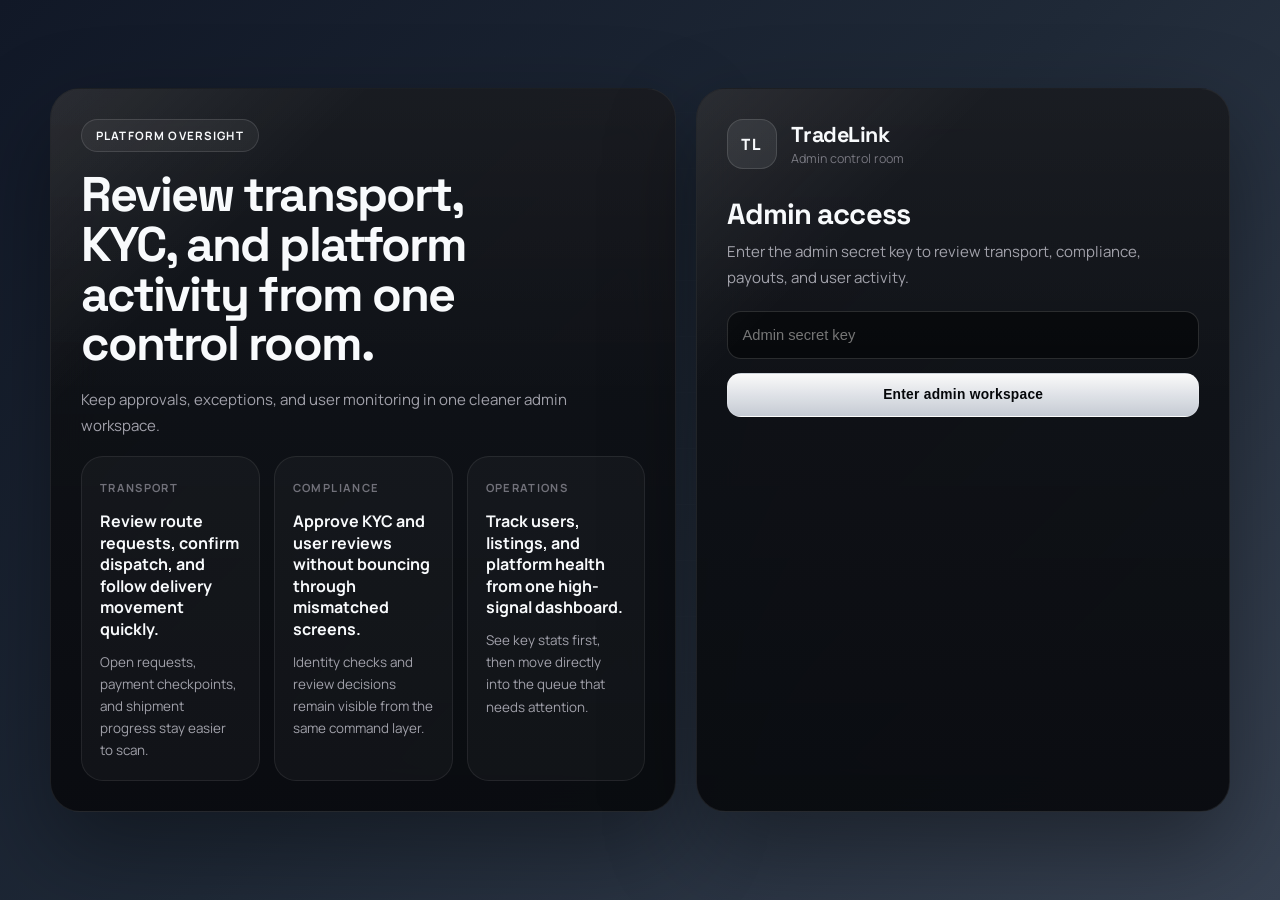
<file: admin-portal/index.html>
<!DOCTYPE html>
<html lang="en">
<head>
  <meta charset="UTF-8">
  <meta name="viewport" content="width=device-width, initial-scale=1.0">
  <title>TradeLink - Admin Panel</title>
  <link rel="preconnect" href="https://fonts.googleapis.com">
  <link href="https://fonts.googleapis.com/css2?family=Space+Grotesk:wght@500;600;700;800&family=Manrope:wght@400;500;600;700;800&display=swap" rel="stylesheet">
  <style>
    *, *::before, *::after { box-sizing: border-box; margin: 0; padding: 0; }
    body { font-family: 'DM Sans', sans-serif; background: #f3f4f6; color: #111827; min-height: 100vh; }

    /* ─── LOGIN ─── */
    .login-wrap {
      min-height: 100vh; display: flex; align-items: center; justify-content: center;
      background: linear-gradient(135deg, #111827, #1f2937, #374151);
    }
    .login-card {
      background: white; border-radius: 16px; padding: 40px 36px;
      width: 380px; box-shadow: 0 20px 60px rgba(0,0,0,.35);
    }
    .login-brand { display: flex; align-items: center; gap: 12px; margin-bottom: 28px; }
    .login-logo {
      width: 44px; height: 44px; background: #111827; color: white;
      border-radius: 10px; display: flex; align-items: center; justify-content: center;
      font-family: 'Syne', sans-serif; font-weight: 800; font-size: 16px;
    }
    .login-title { font-family: 'Syne', sans-serif; font-size: 20px; font-weight: 700; }
    .login-sub { font-size: 12px; color: #6b7280; margin-top: 2px; }
    .login-card h2 { font-size: 22px; font-weight: 700; margin-bottom: 6px; }
    .login-card p { font-size: 13px; color: #6b7280; margin-bottom: 20px; }
    .login-card input {
      width: 100%; padding: 12px 14px; border: 1.5px solid #d1d5db;
      border-radius: 8px; font-size: 14px; margin-bottom: 14px; outline: none;
    }
    .login-card input:focus { border-color: #1a6b3a; box-shadow: 0 0 0 3px rgba(26,107,58,.12); }
    .btn-login {
      width: 100%; padding: 13px; background: #111827; color: white; border: none;
      border-radius: 8px; font-size: 14px; font-weight: 600; cursor: pointer;
    }
    .btn-login:hover { background: #1f2937; }

    /* ─── PANEL ─── */
    #admin-panel { display: none; }
    .admin-header {
      background: #111827; color: white; padding: 14px 28px;
      display: flex; align-items: center; justify-content: space-between;
    }
    .admin-header-brand { font-family: 'Syne', sans-serif; font-size: 17px; font-weight: 700; display: flex; align-items: center; gap: 10px; }
    .admin-header-badge { background: rgba(255,255,255,.15); padding: 3px 10px; border-radius: 20px; font-size: 12px; }

    /* STATS */
    .stats-grid {
      display: grid; grid-template-columns: repeat(auto-fit, minmax(140px, 1fr));
      gap: 12px; padding: 20px 24px; background: #1f2937;
    }
    .stat-box {
      background: rgba(255,255,255,.07); border-radius: 10px; padding: 14px;
      text-align: center; color: white;
    }
    .stat-box-value { font-family: 'Syne', sans-serif; font-size: 24px; font-weight: 800; }
    .stat-box-label { font-size: 11px; color: rgba(255,255,255,.6); margin-top: 3px; text-transform: uppercase; letter-spacing: .05em; }

    /* TABS */
    .tab-bar { display: flex; gap: 0; padding: 0 24px; background: white; border-bottom: 2px solid #e5e7eb; }
    .tab-btn {
      padding: 14px 22px; font-size: 14px; font-weight: 500; cursor: pointer;
      border: none; background: none; color: #6b7280; border-bottom: 2px solid transparent;
      margin-bottom: -2px; transition: all .15s;
    }
    .tab-btn:hover { color: #111827; }
    .tab-btn.active { color: #1a6b3a; border-bottom-color: #1a6b3a; font-weight: 600; }

    /* CONTENT */
    .panel-body { padding: 24px; max-width: 1100px; margin: 0 auto; }
    .tab-panel { display: none; }

    /* FILTER BAR */
    .filter-bar {
      display: flex; gap: 10px; align-items: center; margin-bottom: 18px;
      background: white; padding: 12px 16px; border-radius: 10px; border: 1px solid #e5e7eb;
    }
    .filter-bar select, .filter-bar input {
      padding: 8px 12px; border: 1.5px solid #e5e7eb; border-radius: 8px;
      font-size: 13px; outline: none; background: white;
    }
    .filter-bar select:focus, .filter-bar input:focus { border-color: #1a6b3a; }
    .btn-refresh {
      padding: 8px 16px; background: #1a6b3a; color: white; border: none;
      border-radius: 8px; font-size: 13px; font-weight: 600; cursor: pointer;
    }
    .btn-refresh:hover { background: #15803d; }

    #toast-container { position: fixed; top: 16px; right: 16px; z-index: 9999; }
  </style>
  <link rel="stylesheet" href="admin.css">
</head>
<body class="admin-body">

<!-- ═════════════════════════════
     LOGIN
     ═════════════════════════════ -->
<div id="login-section" class="login-wrap">
  <div class="admin-login-layout">
    <section class="admin-login-showcase">
      <div class="admin-eyebrow">Platform oversight</div>
      <div class="admin-login-title">Review transport, KYC, and platform activity from one control room.</div>
      <div class="admin-login-copy">
        Keep approvals, exceptions, and user monitoring in one cleaner admin workspace.
      </div>
      <div class="admin-login-grid">
        <div class="admin-login-note">
          <span>Transport</span>
          <strong>Review route requests, confirm dispatch, and follow delivery movement quickly.</strong>
          <p>Open requests, payment checkpoints, and shipment progress stay easier to scan.</p>
        </div>
        <div class="admin-login-note">
          <span>Compliance</span>
          <strong>Approve KYC and user reviews without bouncing through mismatched screens.</strong>
          <p>Identity checks and review decisions remain visible from the same command layer.</p>
        </div>
        <div class="admin-login-note">
          <span>Operations</span>
          <strong>Track users, listings, and platform health from one high-signal dashboard.</strong>
          <p>See key stats first, then move directly into the queue that needs attention.</p>
        </div>
      </div>
    </section>
    <div class="login-card">
      <div class="login-brand">
        <div class="login-logo">TL</div>
        <div>
          <div class="login-title">TradeLink</div>
          <div class="login-sub">Admin control room</div>
        </div>
      </div>
      <h2>Admin access</h2>
      <p>Enter the admin secret key to review transport, compliance, payouts, and user activity.</p>
      <input type="password" id="admin-key" placeholder="Admin secret key"
        onkeydown="if(event.key==='Enter') handleAdminLogin()">
      <button class="btn-login primary" onclick="handleAdminLogin()">Enter admin workspace</button>
    </div>
  </div>
</div>

<!-- ADMIN PANEL
     ═════════════════════════════ -->
<div id="admin-panel">
  <div class="admin-shell">

  <!-- Header -->
  <div class="admin-header">
    <div class="admin-header-copy">
      <div class="admin-header-brand">
        <span class="admin-header-mark">TL</span>
        <div>
          <div class="admin-header-title">TradeLink Admin</div>
          <div class="admin-header-sub">Transport, compliance, and platform oversight</div>
        </div>
      </div>
    </div>
    <span class="admin-header-badge">Secure Session</span>
  </div>

  <!-- Stats Bar -->
  <div class="stats-grid">
    <div class="stat-box">
      <div class="stat-box-value" id="stat-users">—</div>
      <div class="stat-box-label">Total Users</div>
    </div>
    <div class="stat-box">
      <div class="stat-box-value" id="stat-sellers">—</div>
      <div class="stat-box-label">Sellers</div>
    </div>
    <div class="stat-box">
      <div class="stat-box-value" id="stat-merchants">—</div>
      <div class="stat-box-label">Merchants</div>
    </div>
    <div class="stat-box">
      <div class="stat-box-value" id="stat-kyc">—</div>
      <div class="stat-box-label">KYC Pending</div>
    </div>
    <div class="stat-box">
      <div class="stat-box-value" id="stat-listings">—</div>
      <div class="stat-box-label">Listings</div>
    </div>
    <div class="stat-box">
      <div class="stat-box-value" id="stat-deals">—</div>
      <div class="stat-box-label">Deals</div>
    </div>
    <div class="stat-box">
      <div class="stat-box-value" id="stat-revenue">—</div>
      <div class="stat-box-label">Revenue (2%)</div>
    </div>
  </div>

  <!-- Tab Bar -->
  <div class="tab-bar">
    <button class="tab-btn active" data-tab="transport" onclick="loadTab('transport')">
      Transport Requests
    </button>
    <button class="tab-btn" data-tab="kyc" onclick="loadTab('kyc')">
      KYC Review
    </button>
    <button class="tab-btn" data-tab="users" onclick="loadTab('users')">
      All Users
    </button>
  </div>

  <!-- ─── PANEL BODY ─── -->
  <div class="panel-body">

    <!-- TRANSPORT TAB -->
    <div class="tab-panel" id="tab-transport" style="display:block;">
      <div class="filter-bar">
        <label class="filter-label">Filter by status</label>
        <select id="transport-filter" onchange="loadTransportRequests()">
          <option value="">All requests</option>
          <option value="open">Open - needs action</option>
          <option value="processed">Accepted - waiting payment</option>
          <option value="paid">Paid - ready to dispatch</option>
          <option value="in_transit">In transit</option>
          <option value="delivered">Delivered</option>
          <option value="cancelled">Cancelled</option>
        </select>
        <button class="btn-refresh" onclick="loadTransportRequests()">Refresh</button>
      </div>

      <div id="transport-list">
        <div class="admin-loading">Loading transport requests...</div>
      </div>
    </div>

    <!-- KYC TAB -->
    <div class="tab-panel" id="tab-kyc">
      <div class="filter-bar">
        <span class="filter-label">Pending KYC submissions</span>
        <button class="btn-refresh" onclick="loadKYCRequests()">Refresh</button>
      </div>
      <div id="kyc-list">
        <div class="admin-loading">Loading review queue...</div>
      </div>
    </div>

    <!-- USERS TAB -->
    <div class="tab-panel" id="tab-users">
      <div class="filter-bar">
        <span class="filter-label">All registered users</span>
        <button class="btn-refresh" onclick="loadUsers()">Refresh</button>
      </div>
      <div id="users-list">
        <div class="admin-loading">Loading users...</div>
      </div>
    </div>

  </div><!-- end panel-body -->
  </div>
</div><!-- end admin-panel -->

<div id="toast-container"></div>

<script src="env-config.js"></script>
<script src="admin.js"></script>
</body>
</html>
</file>
<file: admin-portal/admin.css>
*,
*::before,
*::after {
  box-sizing: border-box;
}

body.admin-body {
  color-scheme: dark;
  margin: 0;
  min-height: 100vh;
  font-family: "Manrope", sans-serif;
  color: #e5e7eb;
  background:
    radial-gradient(circle at top left, rgba(255, 255, 255, 0.08), transparent 20%),
    radial-gradient(circle at 85% 12%, rgba(148, 163, 184, 0.08), transparent 18%),
    linear-gradient(180deg, #08090b 0%, #040506 100%);
}

.admin-body::before {
  content: "";
  position: fixed;
  inset: 0;
  pointer-events: none;
  background-image:
    linear-gradient(rgba(255, 255, 255, 0.024) 1px, transparent 1px),
    linear-gradient(90deg, rgba(255, 255, 255, 0.024) 1px, transparent 1px);
  background-size: 56px 56px;
  mask-image: radial-gradient(circle at center, black 18%, transparent 85%);
  opacity: 0.5;
}

.login-wrap {
  min-height: 100vh;
  display: flex;
  align-items: center;
  justify-content: center;
  padding: 28px;
}

.admin-login-layout {
  width: min(1180px, 100%);
  display: grid;
  grid-template-columns: minmax(0, 1.08fr) minmax(360px, 0.92fr);
  gap: 20px;
}

.admin-login-showcase,
.login-card {
  position: relative;
  overflow: hidden;
  border-radius: 30px;
  border: 1px solid rgba(255, 255, 255, 0.08);
  background:
    linear-gradient(180deg, rgba(18, 20, 25, 0.92), rgba(9, 11, 15, 0.96));
  box-shadow: 0 36px 90px rgba(0, 0, 0, 0.36);
  backdrop-filter: blur(22px);
}

.admin-login-showcase::before,
.login-card::before,
.admin-header::before,
.stat-box::before,
.admin-card::before,
.admin-modal-card::before {
  content: "";
  position: absolute;
  inset: 0;
  pointer-events: none;
  background:
    linear-gradient(135deg, rgba(255, 255, 255, 0.08), transparent 24%),
    linear-gradient(180deg, rgba(255, 255, 255, 0.03), transparent 44%);
}

.admin-login-showcase {
  padding: 30px;
  display: flex;
  flex-direction: column;
  gap: 18px;
}

.admin-eyebrow,
.admin-header-badge,
.status-pill {
  width: fit-content;
  display: inline-flex;
  align-items: center;
  gap: 10px;
  padding: 8px 14px;
  border-radius: 999px;
  border: 1px solid rgba(255, 255, 255, 0.12);
  background: rgba(255, 255, 255, 0.05);
  color: #f8fafc;
  font-size: 0.72rem;
  font-weight: 700;
  letter-spacing: 0.1em;
  text-transform: uppercase;
}

.admin-login-title,
.login-card h2,
.admin-header-title,
.stat-box-value,
.admin-card-title {
  font-family: "Space Grotesk", sans-serif;
}

.admin-login-title {
  max-width: 13ch;
  font-size: clamp(2.3rem, 3.8vw, 3.6rem);
  line-height: 1.02;
  font-weight: 800;
  letter-spacing: -0.04em;
  color: #f8fafc;
}

.admin-login-copy,
.login-card p {
  color: #a1a1aa;
  font-size: 0.94rem;
  line-height: 1.7;
}

.admin-login-grid {
  display: grid;
  grid-template-columns: repeat(3, minmax(0, 1fr));
  gap: 14px;
}

.admin-login-note {
  min-height: 0;
  padding: 18px;
  border-radius: 22px;
  border: 1px solid rgba(255, 255, 255, 0.08);
  background: rgba(255, 255, 255, 0.03);
}

.admin-login-note span {
  color: #71717a;
  font-size: 0.7rem;
  font-weight: 700;
  letter-spacing: 0.12em;
  text-transform: uppercase;
}

.admin-login-note strong {
  display: block;
  margin-top: 14px;
  color: #f8fafc;
  font-size: 1rem;
  line-height: 1.35;
}

.admin-login-note p {
  margin-top: 10px;
  color: #a1a1aa;
  font-size: 0.84rem;
  line-height: 1.65;
}

.login-card {
  width: 100%;
  padding: 30px;
}

.login-brand {
  display: flex;
  align-items: center;
  gap: 14px;
  margin-bottom: 26px;
}

.login-logo {
  width: 50px;
  height: 50px;
  display: flex;
  align-items: center;
  justify-content: center;
  border-radius: 16px;
  border: 1px solid rgba(255, 255, 255, 0.12);
  background: rgba(255, 255, 255, 0.08);
  color: #f8fafc;
  font-family: "Space Grotesk", sans-serif;
  font-weight: 800;
  letter-spacing: 0.14em;
}

.login-title {
  color: #f8fafc;
  font-size: 1.35rem;
  font-weight: 700;
  font-family: "Space Grotesk", sans-serif;
  letter-spacing: -0.02em;
}

.login-sub {
  color: #71717a;
  font-size: 0.78rem;
}

.login-card h2 {
  color: #f8fafc;
  font-size: 1.82rem;
  font-weight: 700;
  letter-spacing: -0.03em;
}

.login-card input,
.filter-bar select,
.filter-bar input {
  width: 100%;
  min-height: 48px;
  padding: 12px 14px;
  border-radius: 14px;
  border: 1px solid rgba(255, 255, 255, 0.14);
  background: rgba(7, 9, 12, 0.96);
  color: #f4f4f5;
  outline: none;
  font-size: 0.92rem;
}

.login-card input:focus,
.filter-bar select:focus,
.filter-bar input:focus {
  border-color: rgba(255, 255, 255, 0.32);
  box-shadow: 0 0 0 4px rgba(255, 255, 255, 0.08);
}

.btn-login,
.btn-refresh,
.admin-btn {
  display: inline-flex;
  align-items: center;
  justify-content: center;
  min-height: 44px;
  padding: 10px 18px;
  border-radius: 14px;
  border: 1px solid rgba(255, 255, 255, 0.14);
  background: rgba(255, 255, 255, 0.05);
  color: #f4f4f5;
  cursor: pointer;
  font-size: 0.86rem;
  font-weight: 700;
  letter-spacing: 0.02em;
  transition: transform .18s ease, border-color .18s ease, background .18s ease, box-shadow .18s ease;
}

.btn-login:hover,
.btn-refresh:hover,
.admin-btn:hover {
  transform: translateY(-2px);
  border-color: rgba(255, 255, 255, 0.24);
  box-shadow: 0 18px 30px rgba(0, 0, 0, 0.22);
}

.btn-login.primary,
.btn-refresh,
.admin-btn.primary {
  background: linear-gradient(180deg, rgba(255, 255, 255, 0.98), rgba(217, 223, 233, 0.9));
  color: #05070a;
}

.admin-btn.danger {
  border-color: rgba(251, 113, 133, 0.28);
  background: rgba(251, 113, 133, 0.12);
  color: #fecdd3;
}

.admin-btn.warning {
  border-color: rgba(251, 191, 36, 0.26);
  background: rgba(251, 191, 36, 0.12);
  color: #fde68a;
}

#admin-panel {
  display: none;
  min-height: 100vh;
  padding: 24px;
}

.admin-shell {
  width: min(1340px, 100%);
  margin: 0 auto;
}

.admin-header {
  position: relative;
  overflow: hidden;
  padding: 20px 24px;
  border-radius: 28px;
  border: 1px solid rgba(255, 255, 255, 0.08);
  background: linear-gradient(180deg, rgba(15, 17, 22, 0.94), rgba(9, 11, 15, 0.96));
  display: flex;
  align-items: center;
  justify-content: space-between;
  gap: 18px;
  box-shadow: 0 28px 70px rgba(0, 0, 0, 0.3);
}

.admin-header-brand {
  display: flex;
  align-items: center;
  gap: 14px;
}

.admin-header-copy {
  display: grid;
  gap: 4px;
}

.admin-header-mark {
  width: 46px;
  height: 46px;
  display: inline-flex;
  align-items: center;
  justify-content: center;
  border-radius: 14px;
  border: 1px solid rgba(255, 255, 255, 0.12);
  background: rgba(255, 255, 255, 0.08);
  color: #f8fafc;
  font-family: "Space Grotesk", sans-serif;
  font-size: 0.94rem;
  font-weight: 800;
  letter-spacing: 0.12em;
}

.admin-header-title {
  color: #f8fafc;
  font-size: 1.32rem;
  font-weight: 700;
  letter-spacing: -0.03em;
}

.admin-header-sub {
  margin-top: 4px;
  color: #8b8d97;
  font-size: 0.8rem;
  line-height: 1.5;
}

.stats-grid {
  margin-top: 16px;
  display: grid;
  grid-template-columns: repeat(auto-fit, minmax(150px, 1fr));
  gap: 12px;
}

.stat-box {
  position: relative;
  overflow: hidden;
  padding: 18px;
  border-radius: 22px;
  border: 1px solid rgba(255, 255, 255, 0.08);
  background: linear-gradient(180deg, rgba(18, 20, 25, 0.9), rgba(11, 13, 17, 0.94));
  box-shadow: 0 20px 44px rgba(0, 0, 0, 0.18);
}

.stat-box-value {
  color: #f8fafc;
  font-size: 1.9rem;
  font-weight: 800;
  letter-spacing: -0.05em;
}

.stat-box-label {
  margin-top: 8px;
  color: #71717a;
  font-size: 0.7rem;
  font-weight: 700;
  letter-spacing: 0.14em;
  text-transform: uppercase;
}

.tab-bar {
  margin-top: 20px;
  display: flex;
  gap: 10px;
  padding: 8px;
  border-radius: 22px;
  border: 1px solid rgba(255, 255, 255, 0.08);
  background: rgba(255, 255, 255, 0.03);
}

.tab-btn {
  border: none;
  background: transparent;
  color: #71717a;
  padding: 12px 18px;
  border-radius: 14px;
  cursor: pointer;
  font-size: 0.88rem;
  font-weight: 700;
  transition: background .18s ease, color .18s ease, transform .18s ease;
}

.tab-btn:hover {
  transform: translateY(-1px);
  color: #f8fafc;
}

.tab-btn.active {
  background: rgba(255, 255, 255, 0.08);
  color: #f8fafc;
}

.panel-body {
  padding: 24px 0 0;
}

.filter-bar {
  display: flex;
  flex-wrap: wrap;
  align-items: center;
  gap: 12px;
  margin-bottom: 18px;
}

.filter-label {
  color: #cbd5e1;
  font-size: 0.8rem;
  font-weight: 700;
  letter-spacing: 0.04em;
  text-transform: uppercase;
}

.admin-card,
.admin-modal-card {
  position: relative;
  overflow: hidden;
  border-radius: 24px;
  border: 1px solid rgba(255, 255, 255, 0.08);
  background: linear-gradient(180deg, rgba(18, 20, 25, 0.9), rgba(11, 13, 17, 0.94));
  box-shadow: 0 22px 52px rgba(0, 0, 0, 0.2);
}

.admin-card {
  padding: 22px;
  margin-bottom: 14px;
  animation: admin-rise .35s ease;
}

.admin-card:last-child {
  margin-bottom: 0;
}

.admin-card-head,
.admin-card-grid,
.admin-card-actions {
  display: grid;
  gap: 14px;
}

.admin-card-head {
  grid-template-columns: minmax(0, 1fr) auto;
  align-items: start;
  margin-bottom: 16px;
}

.admin-card-title {
  color: #f8fafc;
  font-size: 1.1rem;
  font-weight: 700;
}

.admin-card-sub {
  margin-top: 6px;
  color: #8b8d97;
  font-size: 0.82rem;
  line-height: 1.6;
}

.admin-card-meta {
  margin-bottom: 16px;
}

.admin-card-grid {
  grid-template-columns: repeat(3, minmax(0, 1fr));
  margin-bottom: 16px;
}

.admin-field {
  padding: 14px;
  border-radius: 18px;
  border: 1px solid rgba(255, 255, 255, 0.06);
  background: rgba(255, 255, 255, 0.03);
}

.admin-field-label {
  color: #71717a;
  font-size: 0.68rem;
  font-weight: 700;
  letter-spacing: 0.12em;
  text-transform: uppercase;
}

.admin-field-value {
  margin-top: 8px;
  color: #f8fafc;
  font-size: 0.92rem;
  font-weight: 600;
  line-height: 1.6;
}

.admin-field-meta {
  display: block;
  margin-top: 6px;
  color: #8b8d97;
  font-size: 0.76rem;
  font-weight: 500;
}

.admin-note,
.admin-empty {
  padding: 18px;
  border-radius: 18px;
  border: 1px solid rgba(255, 255, 255, 0.08);
  background: rgba(255, 255, 255, 0.03);
  color: #a1a1aa;
  font-size: 0.86rem;
  line-height: 1.7;
}

.admin-empty {
  text-align: center;
}

.admin-loading {
  padding: 32px;
  border-radius: 22px;
  border: 1px solid rgba(255, 255, 255, 0.08);
  background: rgba(255, 255, 255, 0.03);
  color: #8b8d97;
  text-align: center;
  font-size: 0.88rem;
}

.admin-card-actions {
  grid-template-columns: repeat(auto-fit, minmax(160px, max-content));
  align-items: center;
}

.status-pill.open { color: #fde68a; background: rgba(251, 191, 36, 0.12); border-color: rgba(251, 191, 36, 0.24); }
.status-pill.processed { color: #bfdbfe; background: rgba(96, 165, 250, 0.12); border-color: rgba(96, 165, 250, 0.24); }
.status-pill.paid { color: #bbf7d0; background: rgba(34, 197, 94, 0.12); border-color: rgba(34, 197, 94, 0.24); }
.status-pill.in_transit { color: #ddd6fe; background: rgba(139, 92, 246, 0.12); border-color: rgba(139, 92, 246, 0.24); }
.status-pill.delivered { color: #d9f99d; background: rgba(132, 204, 22, 0.12); border-color: rgba(132, 204, 22, 0.24); }
.status-pill.cancelled { color: #fecdd3; background: rgba(244, 63, 94, 0.12); border-color: rgba(244, 63, 94, 0.24); }

.admin-modal-overlay {
  position: fixed;
  inset: 0;
  z-index: 9998;
  padding: 20px;
  display: flex;
  align-items: center;
  justify-content: center;
  background: rgba(2, 3, 5, 0.78);
  backdrop-filter: blur(16px);
}

.admin-modal-card {
  width: min(520px, 100%);
  padding: 28px;
}

.admin-modal-card h3 {
  color: #f8fafc;
  font-family: "Syne", sans-serif;
  font-size: 1.25rem;
  font-weight: 700;
}

.admin-modal-card p,
.admin-modal-card label,
.admin-table td,
.admin-table th {
  font-size: 0.84rem;
}

.admin-table {
  width: 100%;
  border-collapse: collapse;
  overflow: hidden;
}

.admin-table th {
  padding: 14px 12px;
  color: #71717a;
  text-transform: uppercase;
  letter-spacing: 0.12em;
  text-align: left;
  border-bottom: 1px solid rgba(255, 255, 255, 0.08);
}

.admin-table td {
  padding: 14px 12px;
  color: #e4e4e7;
  border-bottom: 1px solid rgba(255, 255, 255, 0.05);
}

.admin-table tr:last-child td {
  border-bottom: none;
}

#toast-container {
  position: fixed;
  top: 18px;
  right: 18px;
  z-index: 10000;
  display: grid;
  gap: 10px;
}

.admin-toast {
  min-width: 260px;
  max-width: 420px;
  padding: 14px 16px;
  border-radius: 16px;
  border: 1px solid rgba(255, 255, 255, 0.08);
  background: linear-gradient(180deg, rgba(19, 22, 28, 0.96), rgba(10, 12, 16, 0.98));
  color: #f8fafc;
  box-shadow: 0 22px 50px rgba(0, 0, 0, 0.32);
  animation: admin-toast-in .24s ease;
}

.admin-toast.success {
  border-color: rgba(74, 222, 128, 0.22);
}

.admin-toast.warning {
  border-color: rgba(251, 191, 36, 0.24);
}

.admin-toast.danger {
  border-color: rgba(251, 113, 133, 0.24);
}

.admin-toast.info {
  border-color: rgba(96, 165, 250, 0.24);
}

@keyframes admin-rise {
  from {
    opacity: 0;
    transform: translateY(10px);
  }
  to {
    opacity: 1;
    transform: translateY(0);
  }
}

@keyframes admin-toast-in {
  from {
    opacity: 0;
    transform: translateY(-10px) scale(0.98);
  }
  to {
    opacity: 1;
    transform: translateY(0) scale(1);
  }
}

@media (max-width: 980px) {
  .admin-login-layout,
  .admin-login-grid,
  .admin-card-grid {
    grid-template-columns: 1fr;
  }
}

@media (max-width: 720px) {
  #admin-panel,
  .login-wrap {
    padding: 16px;
  }

  .admin-header,
  .tab-bar {
    flex-direction: column;
    align-items: stretch;
  }

  .tab-bar {
    gap: 8px;
  }

  .tab-btn {
    width: 100%;
  }
}
</file>
